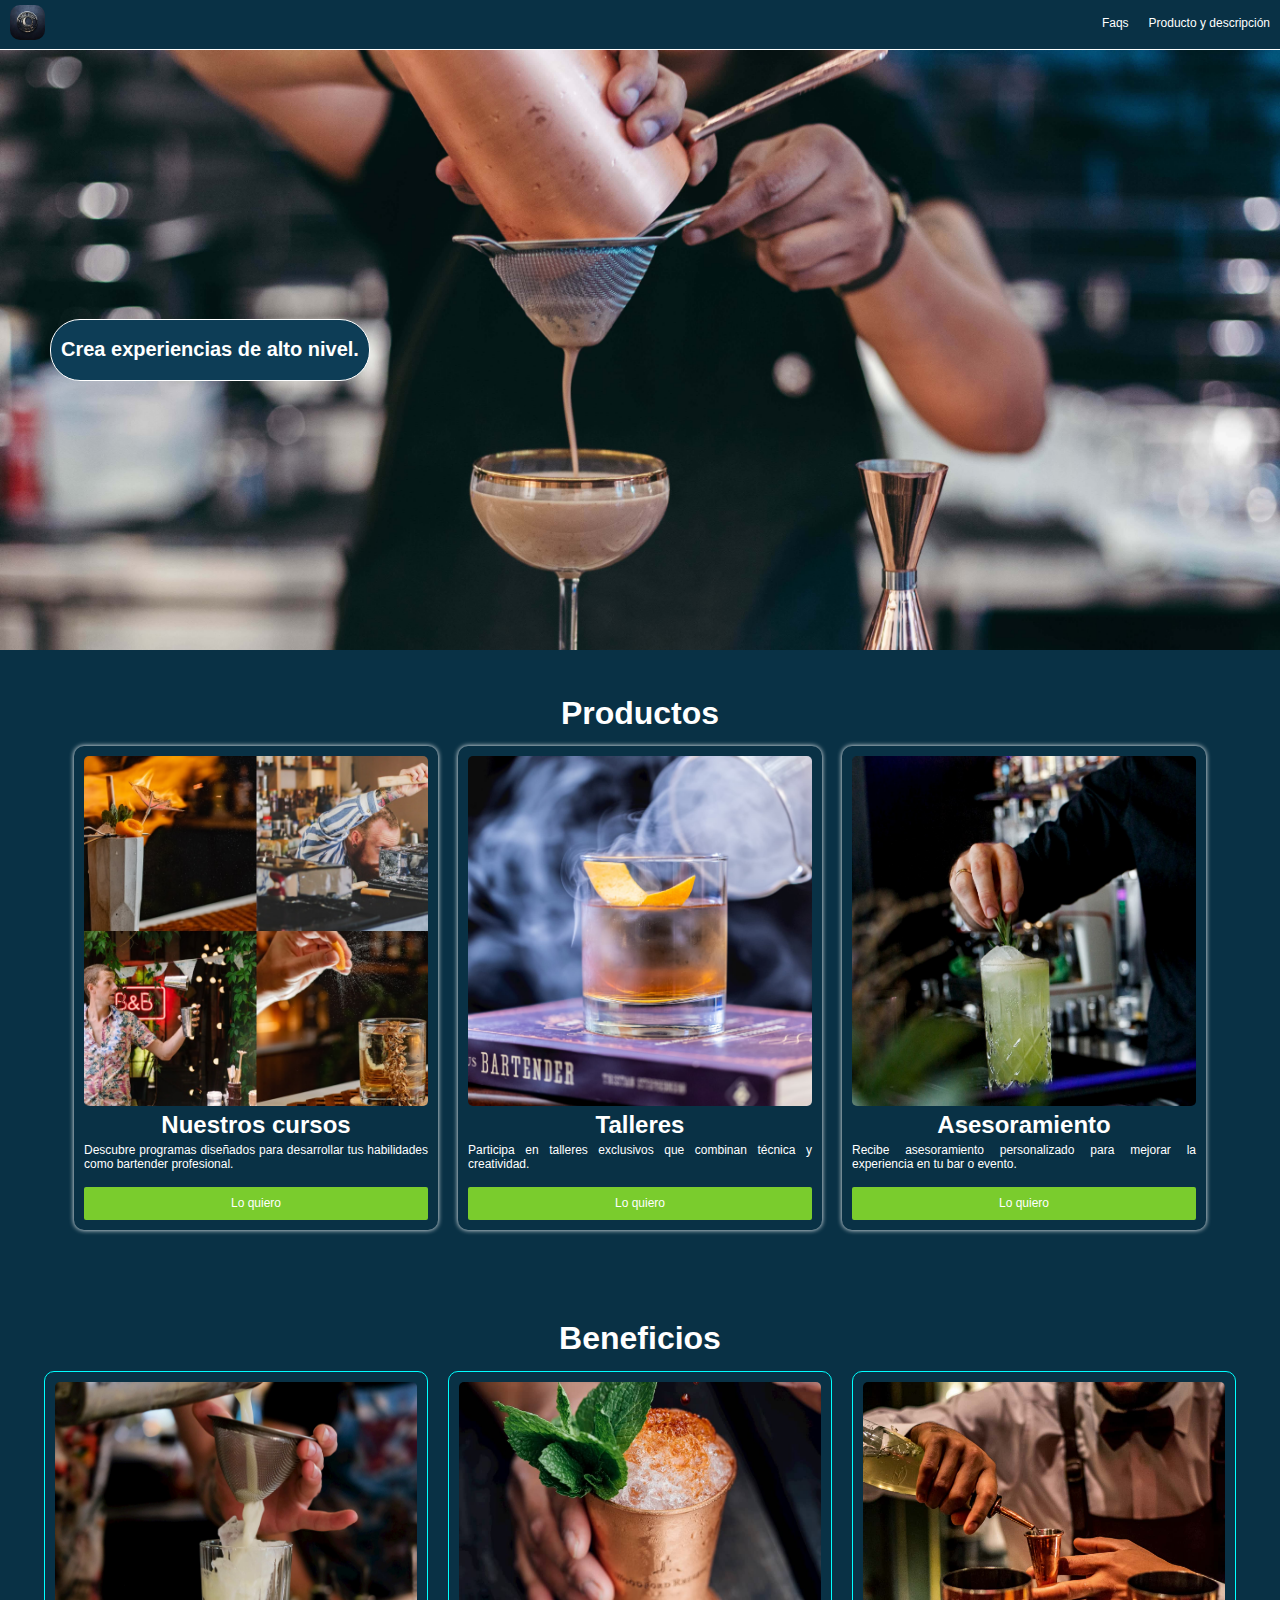
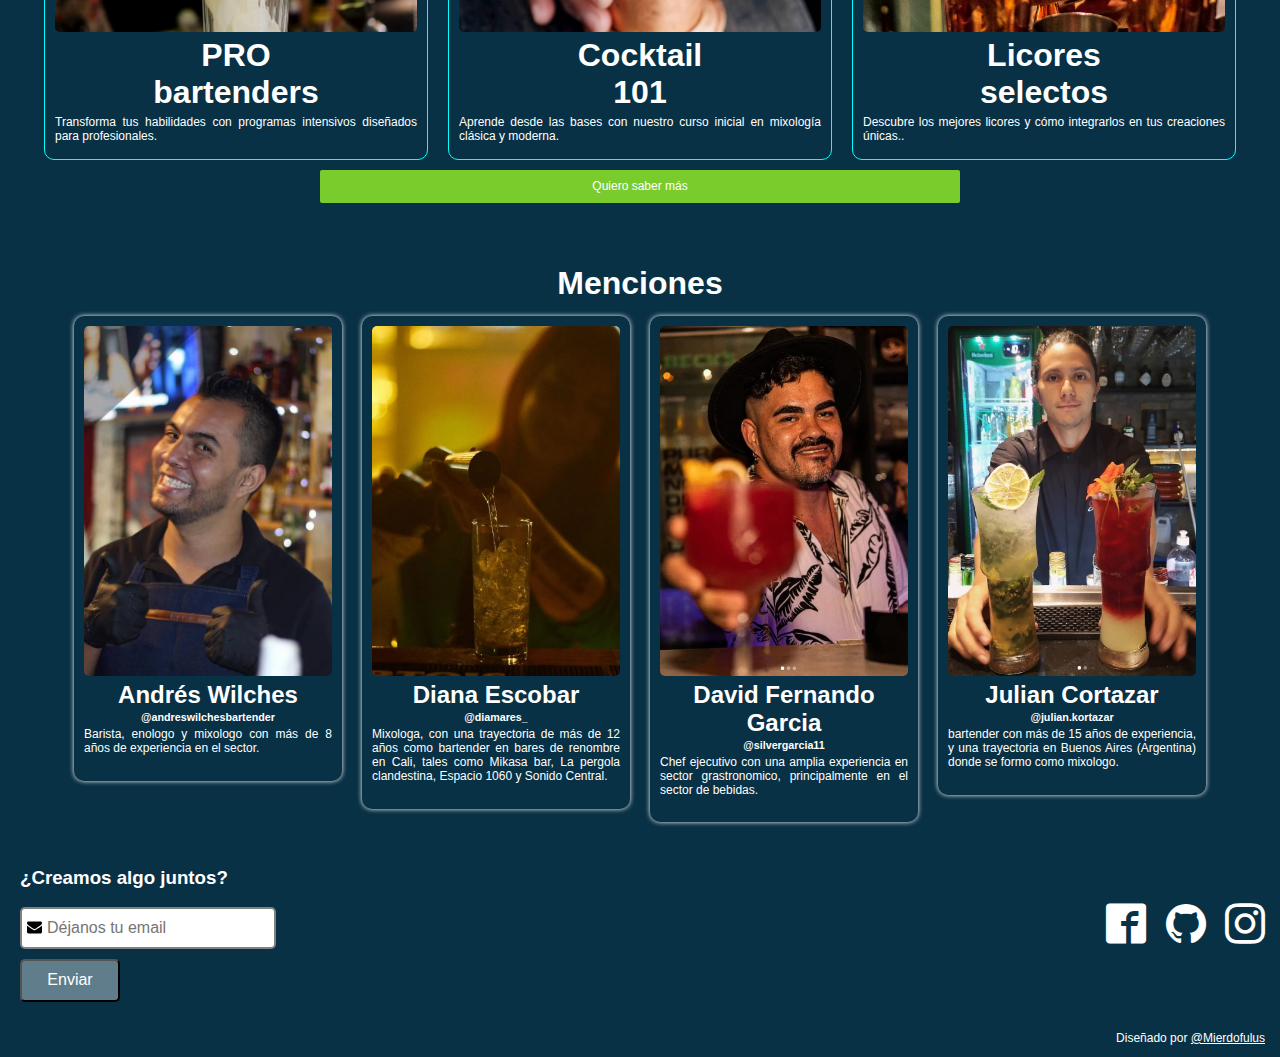
<file: index.html>
<!DOCTYPE html>
<html lang="es" dir="ltr">
  <head>
    <meta charset="utf-8">
    <meta name="viewport" content="width=device-width, initial-scale=1.0">
    <meta http-equiv="X-UA-Compatible" content="ie=edge">
    <link rel="stylesheet" href="css//grid/grid.css">
    <link rel="stylesheet" href="css/animation/animation.css">
    <link rel="stylesheet" href="css/normalize/normalize.css">
    <link rel="stylesheet" href="css/style/estilos.css">
    <link rel="stylesheet" href="css/mobile/mobile.css">
    <title>Loma´s Beirut Academy bar</title>
    <link rel="icon" type="image/png" href="assets/images/icon/logo.jpg" sizes="16x16" />
  </head>
  <body>
    <!-- navbar -->
  <nav class="fadeInDown">
    <div class="brand_image">
      <img id="logo" src="assets/images/icon/logo.jpg" alt="logo">
    </div>
    <div class="nav_options">
      <ul>
        <li><a href="pages/faqs/faqs.html">Faqs</a></li>
        <li><a href="pages/products/producto.html">Producto y descripción</a></li>
      </ul>
    </div>
  </nav>
    <!-- hero -->
    <section class="hero">
    <a href="#memorable-main">
    <div class="hero-text">
      <h1 id="h1-hero">Crea experiencias de alto nivel.</h1>
    </div>
    </a>
    </section> 
    <section id="memorable-main" class="memorable">
    <div class="menciones">
    <div class="men-title">
      <h1>Productos</h1>
    </div>
    <div class="men-products">
      <div class="men-product fadeInUp">
        <div class="men-content">
           <div class="men-img-content">
             <img class="men-imagen" src="assets/images/benefits/Course.jpg" alt="">
           </div>
          <h2>Nuestros cursos</h2>
          <p>Descubre programas diseñados para desarrollar tus habilidades como bartender profesional.</p>
          <a href="pages/course/course.html"><button class="main-button">Lo quiero</button></a>
        </div>
      </div>
      <div class="men-product fadeInUp">
        <div class="men-content">
           <div class="men-img-content">
             <img class="men-imagen" src="assets/images/hero/humo.jpg" alt="">
           </div>
          <h2>Talleres</h2>
          <p>Participa en talleres exclusivos que combinan técnica y creatividad.</p>
          <a href="pages/workshops/workshops.html"><button class="main-button">Lo quiero</button></a>
        </div>
      </div>
      <div class="men-product fadeInUp">
        <div class="men-content">
           <div class="men-img-content">
             <img class="men-imagen" src="assets/images/hero/hero3.jpg" alt="">
           </div>
          <h2>Asesoramiento</h2>
          <p>Recibe asesoramiento personalizado para mejorar la experiencia en tu bar o evento.</p>
          <a href="pages/advice/advice.html"><button class="main-button">Lo quiero</button></a>
        </div>
      </div>
    </div>
    </section>

    <!-- beneficios -->
    <section class="benefits">
    <div class="beneficios">
    <div class="bene-title">
      <h1>Beneficios</h1>
    </div>
    <div class="bene-products">
      <div class="bene-product fadeInUp">
        <div class="bene-content">
           <div class="bene-img-content">
             <img class="bene-imagen" src="assets/images/benefits/curso.jpg" alt="">
           </div>
          <h1>PRO<br>bartenders</h1>
          <p>Transforma tus habilidades con programas intensivos diseñados para profesionales.</p>
        </div>
      </div>
      <div class="bene-product fadeInUp">
        <div class="bene-content">
           <div class="bene-img-content">
             <img class="bene-imagen" src="assets/images/benefits/talleres.jpg" alt="">
           </div>
          <h1>Cocktail<br>101</h1>
          <p>Aprende desde las bases con nuestro curso inicial en mixología clásica y moderna.</p>
        </div>
      </div>
      <div class="bene-product fadeInUp">
        <div class="bene-content">
           <div class="bene-img-content">
             <img class="bene-imagen" src="assets/images/benefits/asesor.jpg" alt="">
           </div>
          <h1>Licores<br>selectos</h1>
          <p>Descubre los mejores licores y cómo integrarlos en tus creaciones únicas..</p>
        </div>
      </div>
    </div>
    <a href="pages/products/producto.html"><button class="main-button-bene">Quiero saber más</button></a>
  </div>
  </section>
    <!-- menciones -->
    <section class="memorable">
    <div class="menciones">
    <div class="men-title">
      <h1>Menciones</h1>
    </div>
    <div class="men-products-down">
      <div class="men-product-down">
        <div class="men-content">
           <div class="men-img-content">
             <img class="men-imagen" src="assets/images/mentions/exp1.jpg" alt="">
           </div>
          <h2>Andrés Wilches</h2>
          <h6>@andreswilchesbartender</h6>
          <p>Barista, enologo y mixologo con más de 8 años de experiencia en el sector.</p>
        </div>
      </div>
      <div class="men-product-down">
        <div class="men-content">
           <div class="men-img-content">
             <img class="men-imagen" src="assets/images/mentions/exp2.jpg" alt="">
           </div>
          <h2>Diana Escobar</h2>
          <h6>@diamares_</h6>
          <p>Mixologa, con una trayectoria de más de 12 años como bartender en bares de renombre en Cali, 
            tales como Mikasa bar, La pergola clandestina, Espacio 1060 y Sonido Central. </p>
        </div>
      </div>
      <div class="men-product-down">
        <div class="men-content">
           <div class="men-img-content">
             <img class="men-imagen" src="assets/images/mentions/exp3.jpg" alt="">
           </div>
          <h2>David Fernando Garcia</h2>
          <h6>@silvergarcia11</h6>
          <p>Chef ejecutivo con una amplia experiencia en sector grastronomico, principalmente en el sector de bebidas.</p>
        </div>
      </div>
      <div class="men-product-down">
        <div class="men-content">
           <div class="men-img-content">
             <img class="men-imagen" src="assets/images/mentions/exp4.jpg" alt="">
           </div>
          <h2>Julian Cortazar</h2>
          <h6>@julian.kortazar</h6>
          <p>bartender con más de 15 años de experiencia, y una trayectoria en Buenos Aires (Argentina) donde se formo como mixologo.</p>
        </div>
      </div>
      </div>
    </div>
    </section>
    <!-- form -->
    <section id="contacto" class="contact">
      <form action="/suscripcion/" class="form-email">
        <h3>¿Creamos algo juntos?</h3>
        <input type="text" placeholder="Déjanos tu email" id="email">
        <button>Enviar</button>
      </form>
      <div class="social">
        <a href="https://www.facebook.com/andres.wilches" class="icon-facebook"></a>
        <a href="https://github.com/Mierdofulus" class="icon-github"></a>
        <a href="https://www.instagram.com/andreswilchesbartender/" class="icon-instagram"></a>
      </div>
    </section>

    <!-- footer -->
    <footer>
      <div>
        <p>
          Diseñado por <a href="https://github.com/Mierdofulus" target="_blank">@Mierdofulus
        </p>
      </div>
    </footer>


  <!-- <script src="scripts/script.js"></script> -->
  </body>
</html>
</file>
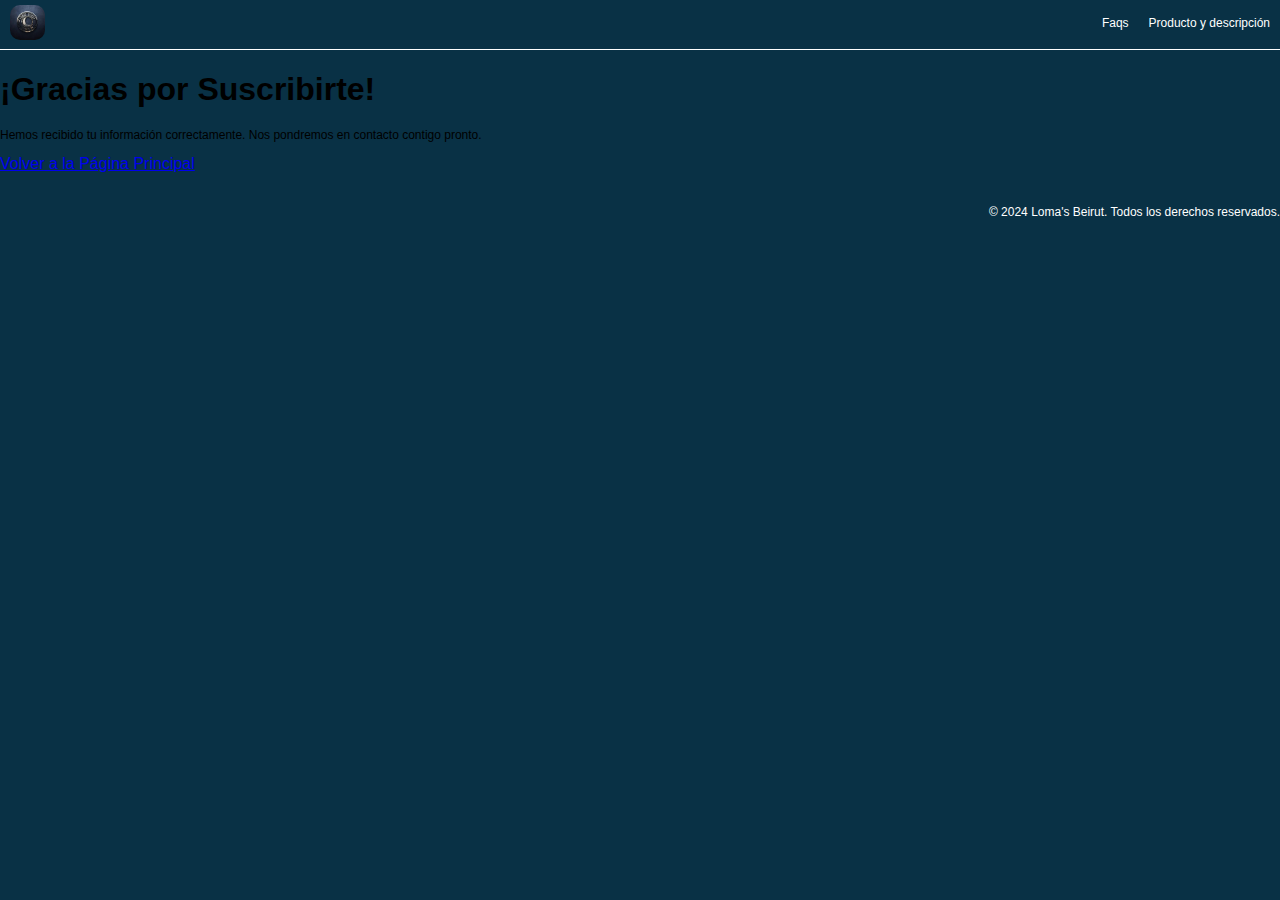
<file: gracias.html>
<!DOCTYPE html>
<html lang="es">

<head>
    <meta charset="UTF-8">
    <meta name="viewport" content="width=device-width, initial-scale=1.0">
    <title>Gracias por Suscribirte</title>
    <link rel="stylesheet" href="css//grid/grid.css">
    <link rel="stylesheet" href="css/animation/animation.css">
    <link rel="stylesheet" href="css/normalize/normalize.css">
    <link rel="stylesheet" href="css/style/estilos.css">
    <link rel="stylesheet" href="css/mobile/mobile.css">
    <title>Loma´s Beirut Academy bar</title>
    <link rel="icon" type="image/png" href="assets/images/icon/logo.jpg" sizes="16x16" />
</head>
<body>
    <nav class="fadeInDown">
        <div class="brand_image">
          <img id="logo" src="assets/images/icon/logo.jpg" alt="logo">
        </div>
        <div class="nav_options">
          <ul>
            <li><a href="pages/faqs/faqs.html">Faqs</a></li>
            <li><a href="pages/products/producto.html">Producto y descripción</a></li>
          </ul>
        </div>
      </nav>
    <header>
        <h1>¡Gracias por Suscribirte!</h1>
    </header>
    <main>
        <p>Hemos recibido tu información correctamente. Nos pondremos en contacto contigo pronto.</p>
        <a href="index.html">Volver a la Página Principal</a>
    </main>
    <footer>
        <p>&copy; 2024 Loma's Beirut. Todos los derechos reservados.</p>
    </footer>
</body>

</html>
</file>
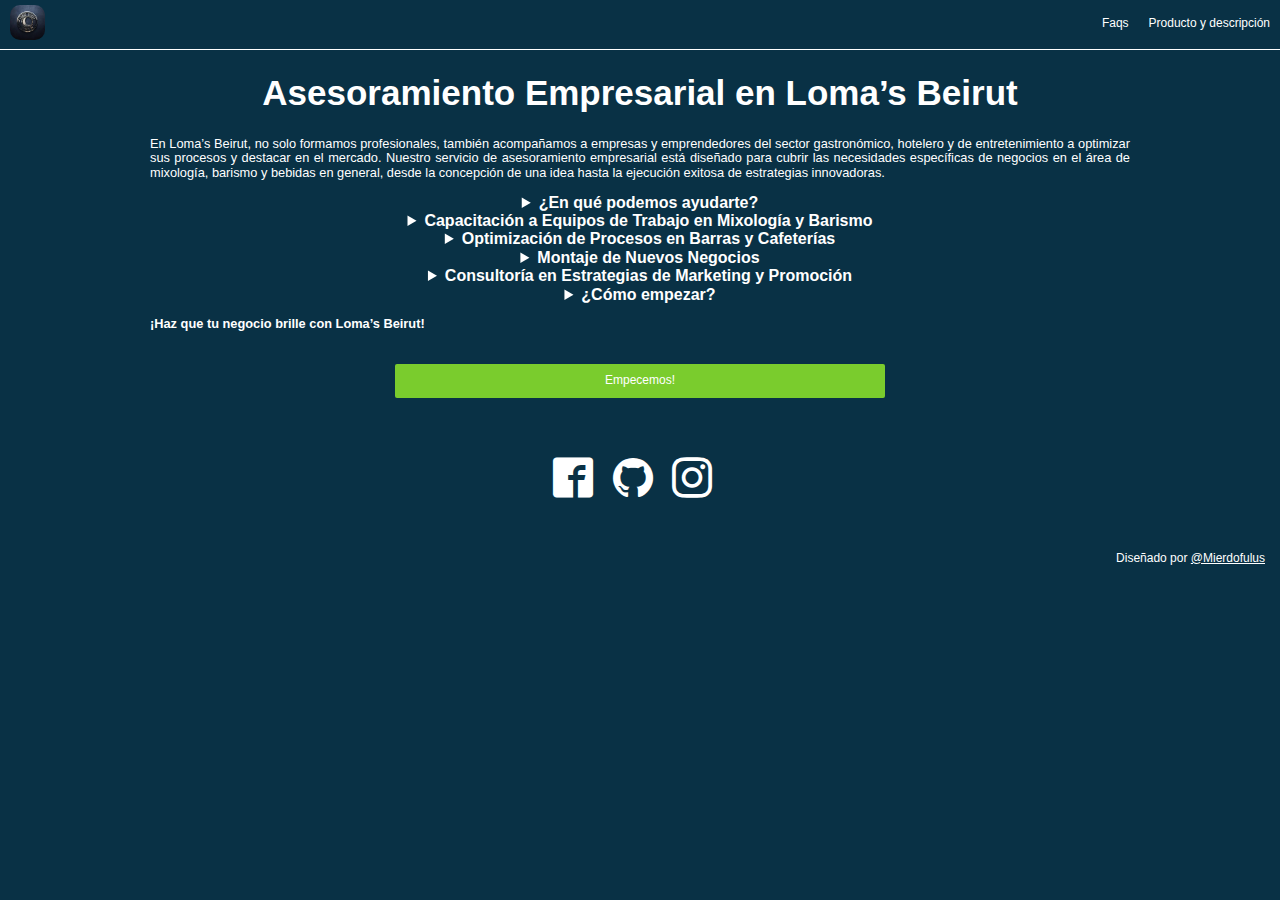
<file: pages/advice/advice.html>
<!DOCTYPE html>
<html lang="es" dir="ltr">

<head>
  <meta charset="utf-8">
  <meta name="viewport" content="width=device-width, initial-scale=1.0">
  <meta http-equiv="X-UA-Compatible" content="ie=edge">
  <link rel="stylesheet" href="../../css/grid/grid.css">
  <link rel="stylesheet" href="../../css/animation/animation.css">
  <link rel="stylesheet" href="../../css/normalize/normalize.css">
  <link rel="stylesheet" href="../../css/style/estilos.css">
  <link rel="stylesheet" href="../../css/mobile/mobile.css">
  <title>Loma´s Beirut Academy bar</title>
  <link rel="icon" type="image/png" href="../../assets/images/icon/logo.jpg" sizes="16x16" />
</head>

<body>
  <!-- navbar -->
  <nav class="fadeInDown">
    <div class="brand_image">
      <a href="../../index.html"><img id="logo" src="../../assets/images/icon/logo.jpg" alt="logo"></a>
    </div>
    <div class="nav_options">
      <ul>
        <li><a href="../faqs/faqs.html">Faqs</a></li>
        <li><a href="../products/producto.html">Producto y descripción</a></li>
      </ul>
    </div>
  </nav>

  <main>
    <section class="blogpost-main-container">
      <div class="grid-container">
        <article>
          <h1><strong>Asesoramiento Empresarial en Loma’s Beirut</strong></h1>
          <p>
            En Loma’s Beirut, no solo formamos profesionales, también acompañamos a empresas y emprendedores del sector
            gastronómico, hotelero y de entretenimiento a optimizar sus procesos y destacar en el mercado. Nuestro
            servicio
            de asesoramiento empresarial está diseñado para cubrir las necesidades específicas de negocios en el área de
            mixología, barismo y bebidas en general, desde la concepción de una idea hasta la ejecución exitosa de
            estrategias
            innovadoras.
          </p>

          <details>
            <summary><strong>¿En qué podemos ayudarte?</strong></summary>
            <p>
              Ayudamos a crear una carta de bebidas única y atractiva que se adapte al estilo y personalidad de tu
              negocio.
              Nos aseguramos de que tus opciones resalten por su creatividad, sabor y presentación.
            </p>
            <h3>Lo que ofrecemos:</h3>
            <ul>
              <li>Selección de bebidas que se alineen con tu público objetivo.</li>
              <li>Propuesta de cócteles de autor exclusivos para tu marca.</li>
              <li>Optimización de costos por bebida para mejorar la rentabilidad.</li>
              <li>Uso de herramientas de barra y manejo de insumos.</li>
              <li>Capacitación a tu equipo en la preparación y presentación de cada bebida de la carta.</li>
            </ul>
          </details>

          <details>
            <summary><strong>Capacitación a Equipos de Trabajo en Mixología y Barismo</strong></summary>
            <p>
              Brindamos formación especializada a tu equipo de trabajo para que adopte estándares de calidad en la
              preparación y servicio de bebidas y café.
            </p>
            <h3>Lo que ofrecemos:</h3>
            <ul>
              <li>Entrenamiento en técnicas de coctelería clásica, moderna y de autor.</li>
              <li>Formación en barismo profesional: extracción, arte latte y manejo de máquinas.</li>
              <li>Servicio al cliente enfocado en la barra: comunicación, carisma y manejo de tiempos.</li>
              <li>Adaptación a las tendencias actuales del mercado.</li>
              <li>Certificación para tu equipo tras completar la capacitación.</li>
            </ul>
          </details>

          <details>
            <summary><strong>Optimización de Procesos en Barras y Cafeterías</strong></summary>
            <p>
              Evaluamos y mejoramos la eficiencia operativa de tu barra o cafetería para maximizar la productividad,
              reducir costos y mejorar la experiencia del cliente.
            </p>
            <h3>Lo que ofrecemos:</h3>
            <ul>
              <li>Análisis del flujo de trabajo y sugerencias para optimización.</li>
              <li>Diseño de layout (distribución) funcional y ergonómico en la barra o cafetería.</li>
              <li>Capacitación en control de inventarios para reducir desperdicios.</li>
              <li>Estrategias de estandarización en preparación y servicio.</li>
              <li>Implementación de sistemas de pedidos y facturación integrados.</li>
            </ul>
          </details>

          <details>
            <summary><strong>Montaje de Nuevos Negocios</strong></summary>
            <p>
              Si estás pensando en abrir un bar, cafetería o lounge, te acompañamos en cada paso del proceso, desde la
              idea inicial hasta la apertura. Nuestro equipo te brindará asesoría técnica y creativa para que tu negocio
              sea
              un éxito desde el principio.
            </p>
            <h3>Lo que ofrecemos:</h3>
            <ul>
              <li>Análisis de mercado y tendencias del sector.</li>
              <li>Desarrollo del concepto y diseño de marca.</li>
              <li>Equipamiento: asesoría en la compra de máquinas, utensilios y mobiliario.</li>
              <li>Creación de la oferta gastronómica y de bebidas.</li>
              <li>Capacitación inicial para el personal y gerencia.</li>
              <li>Acompañamiento en los primeros meses de operación.</li>
            </ul>
          </details>

          <details>
            <summary><strong>Consultoría en Estrategias de Marketing y Promoción</strong></summary>
            <p>
              Ayudamos a posicionar tu negocio en el mercado a través de estrategias de marketing que capten la atención
              de tus clientes y los fidelicen.
            </p>
            <h3>Lo que ofrecemos:</h3>
            <ul>
              <li>Estrategias para lanzar nuevas bebidas y promociones.</li>
              <li>Uso de redes sociales: diseño de contenido visual y campañas digitales.</li>
              <li>Organización de eventos temáticos y promociones exclusivas.</li>
              <li>Diseño de experiencias personalizadas para clientes VIP.</li>
              <li>Análisis de resultados y ajustes para maximizar el impacto.</li>
            </ul>
          </details>

          <details>
            <summary><strong>¿Cómo empezar?</strong></summary>
            <ul>
              <li>Contáctanos al <a href="tel:+573207300740">3207300740</a>.</li>
              <li>Visítanos en nuestra sede: <a href="https://maps.app.goo.gl/EczbBkXRQo7UCZVM6" target="_blank">Carrera
                  8 # 8-82, Barrio Uribe, Yumbo</a>.</li>
              <li>Agendaremos una reunión para conocer tu negocio y tus necesidades.</li>
              <li>Diseñaremos un plan de acción personalizado.</li>
              <li>Implementaremos las soluciones y haremos seguimiento para garantizar los resultados.</li>
            </ul>
          </details>

          <p><strong>¡Haz que tu negocio brille con Loma’s Beirut!</strong></p>

        </article>
        <a href="../subscription/subscription.html"><button class="main-button-action">Empecemos!</button></a>
      </div>
    </section>

    </section>
  </main>
  </div>


  <div class="social-venta">
    <a href="https://www.facebook.com/andres.wilches" class="icon-facebook"></a>
    <a href="https://github.com/Mierdofulus" class="icon-github"></a>
    <a href="https://www.instagram.com/andreswilchesbartender/" class="icon-instagram"></a>
  </div>
  <!-- footer -->
  <footer>

    <div>
      <p>
        Diseñado por <a href="https://github.com/Mierdofulus" target="_blank">@Mierdofulus
      </p>
    </div>
  </footer>


  <!-- <script src="scripts/script.js"></script> -->
</body>

</html>
</file>
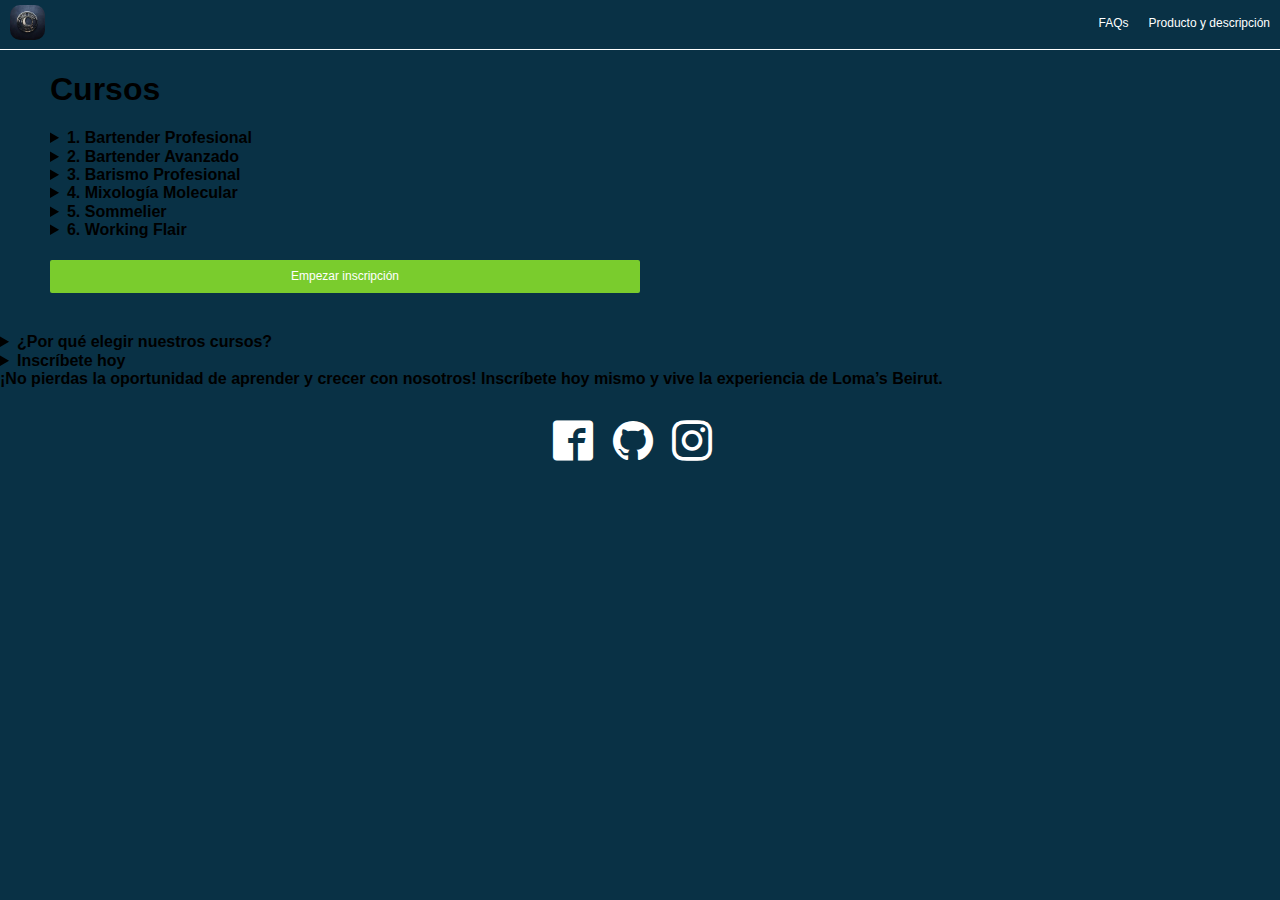
<file: pages/course/course.html>
<!DOCTYPE html>
<html lang="es" dir="ltr">

<head>
  <meta charset="utf-8">
  <meta name="viewport" content="width=device-width, initial-scale=1.0">
  <meta http-equiv="X-UA-Compatible" content="ie=edge">
  <link rel="stylesheet" href="../../css/grid/grid.css">
  <link rel="stylesheet" href="../../css/animation/animation.css">
  <link rel="stylesheet" href="../../css/normalize/normalize.css">
  <link rel="stylesheet" href="../../css/style/estilos.css">
  <link rel="stylesheet" href="../../css/mobile/mobile.css">
  <title>Cursos - Loma's Beirut Academy</title>
  <link rel="icon" type="image/png" href="../../assets/images/icon/logo.jpg" sizes="16x16" />
</head>

<body>
  <!-- Navbar -->
  <nav class="fadeInDown">
    <div class="brand_image">
      <a href="../../index.html"><img id="logo" src="../../assets/images/icon/logo.jpg" alt="Logotipo de Loma's Beirut"></a>
    </div>
    <div class="nav_options">
      <ul>
        <li><a href="../faqs/faqs.html">FAQs</a></li>
        <li><a href="../products/producto.html">Producto y descripción</a></li>
      </ul>
    </div>
  </nav>

  <!-- Contenido principal -->
  <main>
    <section class="blogpost-main-container">
      <h1>Cursos</h1>

      <!-- Curso 1 -->
      <details>
        <summary><strong>1. Bartender Profesional</strong></summary>
        <p>Este curso es ideal para quienes desean iniciar su carrera como bartenders. Aprenderás las bases de la
          coctelería clásica y cómo brindar una experiencia de alta calidad a tus clientes.</p>
        <ul>
          <li>Historia y fundamentos de la coctelería</li>
          <li>Tipos de bebidas alcohólicas y no alcohólicas</li>
          <li>Técnicas básicas de preparación de cócteles</li>
          <li>Uso de herramientas de barra y manejo de insumos</li>
          <li>Servicio al cliente y etiqueta en la barra</li>
        </ul>
        <p><strong>Duración:</strong> 2 meses (48 horas)</p>
        <p><strong>Certificación:</strong> Diploma de Bartender Profesional avalado por Loma's Beirut</p>
      </details>

      <!-- Curso 2 -->
      <details>
        <summary><strong>2. Bartender Avanzado</strong></summary>
        <p>Dirigido a bartenders con experiencia básica que desean perfeccionar sus habilidades y crear cocteles de
          autor.</p>
        <ul>
          <li>Coctelería de autor: creación de recetas únicas</li>
          <li>Técnicas avanzadas: flameado, infusiones y ahumado</li>
          <li>Presentación y decoración de bebidas</li>
          <li>Manejo de inventarios y optimización de recursos</li>
          <li>Gestión de la barra en eventos de alto nivel</li>
        </ul>
        <p><strong>Duración:</strong> 2 meses (48 horas)</p>
        <p><strong>Certificación:</strong> Diploma de Bartender Avanzado</p>
      </details>

      <!-- Curso 3 -->
      <details>
        <summary><strong>3. Barismo Profesional</strong></summary>
        <p>Conviértete en un experto en el arte de preparar y servir café de especialidad, desde el cultivo del grano
          hasta la extracción perfecta.</p>
        <ul>
          <li>Historia y cultura del café</li>
          <li>Métodos de extracción: espresso, filtrados, prensa francesa, entre otros</li>
          <li>Uso y mantenimiento de máquinas de café</li>
          <li>Arte latte: técnicas básicas y avanzadas</li>
          <li>Cata y evaluación de perfiles de sabor</li>
        </ul>
        <p><strong>Duración:</strong> 3 meses (72 horas)</p>
        <p><strong>Certificación:</strong> Diploma en Barismo Profesional</p>
      </details>

      <!-- Curso 4 -->
      <details>
        <summary><strong>4. Mixología Molecular</strong></summary>
        <p>Explora la ciencia detrás de la coctelería moderna y aprende a sorprender a tus clientes con técnicas
          innovadoras.</p>
        <ul>
          <li>Introducción a la mixología molecular</li>
          <li>Uso de gelificantes, espumas y esferificaciones</li>
          <li>Técnicas de nitrógeno líquido</li>
          <li>Combinación de sabores y texturas</li>
          <li>Diseño de cocteles futuristas y temáticos</li>
        </ul>
        <p><strong>Duración:</strong> 1 mes (32 horas)</p>
        <p><strong>Certificación:</strong> Diploma en Mixología Molecular</p>
      </details>

      <!-- Curso 5 -->
      <details>
        <summary><strong>5. Sommelier</strong></summary>
        <p>Aprende a evaluar, seleccionar y recomendar vinos con criterio profesional.</p>
        <ul>
          <li>Historia y regiones vitivinícolas</li>
          <li>Proceso de elaboración del vino</li>
          <li>Técnicas de cata y evaluación sensorial</li>
          <li>Maridaje: cómo combinar vinos con alimentos</li>
          <li>Gestión de bodegas y asesoramiento al cliente</li>
        </ul>
        <p><strong>Duración:</strong> 3 meses (72 horas)</p>
        <p><strong>Certificación:</strong> Diploma en Sommelería</p>
      </details>

      <!-- Curso 6 -->
      <details>
        <summary><strong>6. Working Flair</strong></summary>
        <p>Este curso combina habilidades técnicas de bartending con movimientos espectaculares para brindar un show
          único detrás de la barra.</p>
        <ul>
          <li>ntroducción al flair bartending.</li>
          <li>Técnicas seguras para principiantes.</li>
          <li>Movimientos avanzados: botellas, cocteleras y utensilios</li>
          <li>Integración del flair en el servicio de bebidas.</li>
          <li>Práctica para competencias y shows.</li>
        </ul>
        <p><strong>Duración:</strong> 1 mes (40 horas).</p>
        <p><strong>Certificación:</strong> Diploma en Working Flair.</p>
      </details>


      <!-- Botón -->
      <a href="../subscription/subscription.html"><button class="main-button-action">Empezar inscripción</button></a>
    </section>
  </main>

  <!-- Footer -->
  <details>
    <summary><strong>¿Por qué elegir nuestros cursos?</strong></summary>
    <ul>
      <li><strong>1. Enfoque práctico:</strong> Más del 70% del tiempo de clase está destinado a prácticas reales.</li>
      <li><strong>2. Docentes calificados:</strong> Nuestros instructores son profesionales activos con experiencia
        nacional e internacional.</li>
      <li><strong>3. Infraestructura moderna:</strong> Contamos con equipos de última tecnología y espacios que simulan
        un entorno laboral real.</li>
      <li><strong>4. Red de egresados:</strong> Facilidades para conectarte con oportunidades laborales en bares,
        cafeterías y restaurantes reconocidos.</li>
      <li><strong>5. Certificación reconocida:</strong> Todos nuestros diplomas están avalados por Loma’s Beirut, lo que
        garantiza tu preparación profesional.</li>
    </ul>
  </details>

  <details>
    <summary><strong>Inscríbete hoy</strong></summary>
    ¡Da el primer paso hacia una carrera llena de creatividad y oportunidades! Conviértete en un profesional destacado
    en el mundo de la mixología y el barismo con Loma’s Beirut.
    <ul>
      <li>Grupos reducidos: Para garantizar atención personalizada.</li>
      <li>Instructores expertos: Profesionales reconocidos en el sector de la mixología y el barismo.</li>
      <li>Certificación: Recibe un diploma que avala tu participación y conocimientos adquiridos.</li>
      <li>Material incluido: Proveemos todos los insumos y herramientas necesarias.</li>
    </ul>
  </details>
  <summary><strong>¡No pierdas la oportunidad de aprender y crecer con nosotros! Inscríbete hoy mismo y vive la
      experiencia de
      Loma’s Beirut.</strong></summary>
  </p>
  </ul>
  </article>
  <!-- Botón -->

  <div class="social-venta">
    <a href="https://www.facebook.com/andres.wilches" class="icon-facebook"></a>
    <a href="https://github.com/Mierdofulus" class="icon-github"></a>
    <a href="https://www.instagram.com/andreswilchesbartender/" class="icon-instagram"></a>
  </div>
  <!-- footer -->
  <footer>
</file>
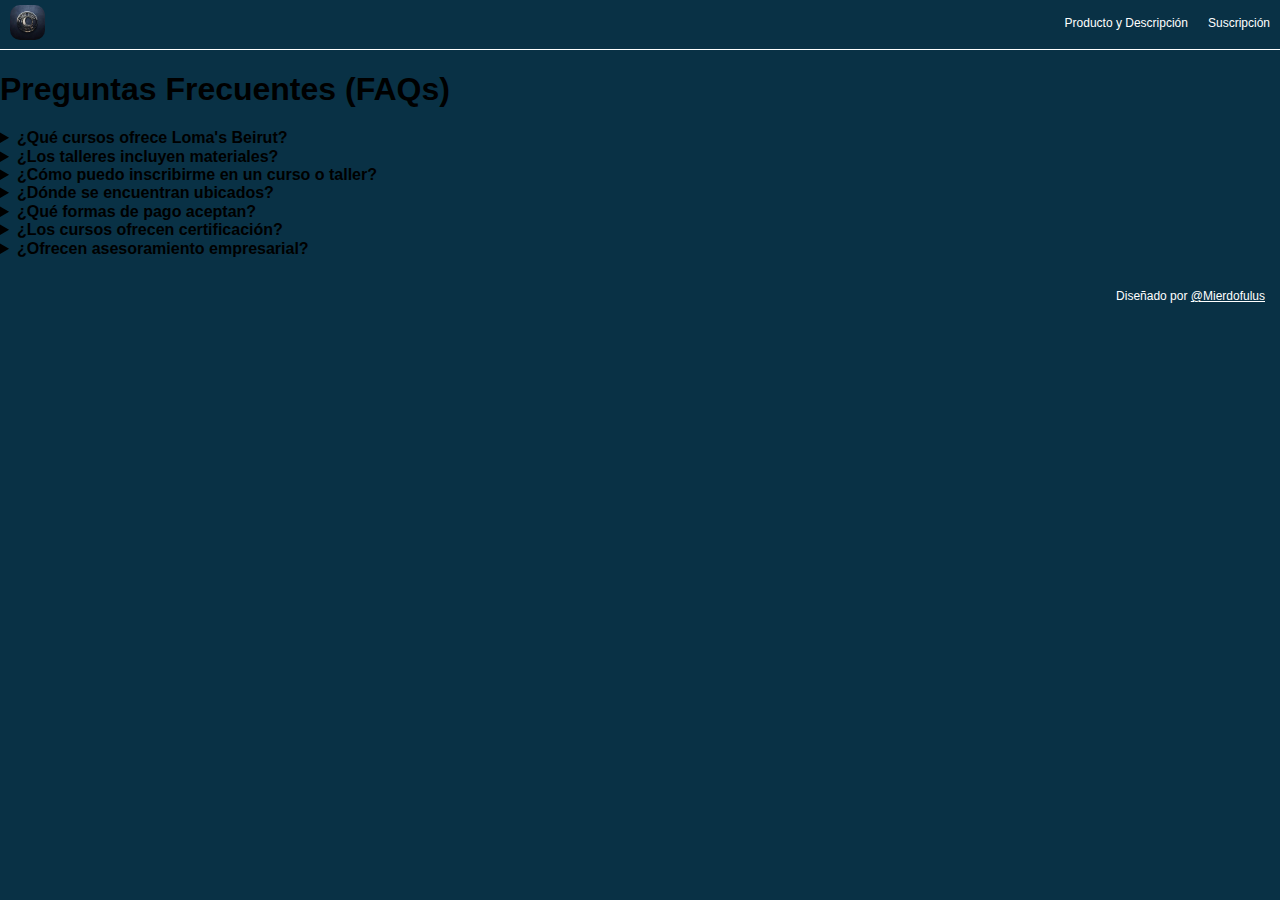
<file: pages/faqs/faqs.html>
<!DOCTYPE html>
<html lang="es" dir="ltr">

<head>
  <meta charset="utf-8">
  <meta name="viewport" content="width=device-width, initial-scale=1.0">
  <meta http-equiv="X-UA-Compatible" content="ie=edge">
  <meta name="description" content="Preguntas frecuentes sobre Loma's Beirut: Información sobre cursos, talleres, asesorías y más.">
  <link rel="stylesheet" href="../../css/grid/grid.css">
  <link rel="stylesheet" href="../../css/animation/animation.css">
  <link rel="stylesheet" href="../../css/normalize/normalize.css">
  <link rel="stylesheet" href="../../css/style/estilos.css">
  <link rel="stylesheet" href="../../css/mobile/mobile.css">
  <title>Preguntas Frecuentes - Loma's Beirut</title>
  <link rel="icon" type="image/png" href="../../assets/images/icon/logo.jpg" sizes="16x16">
</head>

<body>
  <!-- Navbar -->
  <nav class="fadeInDown">
    <div class="brand_image">
      <a href="../../index.html"><img id="logo" src="../../assets/images/icon/logo.jpg" alt="Logotipo de Loma's Beirut"></a>
    </div>
    <div class="nav_options">
      <ul>
        <li><a href="../../pages/products/producto.html">Producto y Descripción</a></li>
        <li><a href="../subscription/subscription.html">Suscripción</a></li>
      </ul>
    </div>
  </nav>

  <!-- Contenido principal -->
  <main>
    <section class="container11">
      <h1 class="section-title">Preguntas Frecuentes (FAQs)</h1>
      <div class="faq-section">
        <!-- Pregunta 1 -->
        <details>
          <summary><strong>¿Qué cursos ofrece Loma's Beirut?</strong></summary>
          <p>Ofrecemos cursos en mixología, barismo, sommelier y técnicas avanzadas como mixología molecular y flair bartending.</p>
        </details>

        <!-- Pregunta 2 -->
        <details>
          <summary><strong>¿Los talleres incluyen materiales?</strong></summary>
          <p>Sí, todos nuestros talleres incluyen materiales como ingredientes, herramientas y guías prácticas para garantizar la mejor experiencia.</p>
        </details>

        <!-- Pregunta 3 -->
        <details>
          <summary><strong>¿Cómo puedo inscribirme en un curso o taller?</strong></summary>
          <p>Puedes inscribirte directamente desde nuestra página de productos, seleccionando el curso o taller que te interese, o contactándonos a través de nuestra página de contacto.</p>
        </details>

        <!-- Pregunta 4 -->
        <details>
          <summary><strong>¿Dónde se encuentran ubicados?</strong></summary>
          <p>Nuestra academia está ubicada en Carrera 8 #8-82, Barrio Uribe, Yumbo, Valle del Cauca, Colombia.</p>
        </details>

        <!-- Pregunta 5 -->
        <details>
          <summary><strong>¿Qué formas de pago aceptan?</strong></summary>
          <p>Aceptamos pagos a través de PayPal, transferencias bancarias y en efectivo directamente en nuestra sede.</p>
        </details>

        <!-- Pregunta 6 -->
        <details>
          <summary><strong>¿Los cursos ofrecen certificación?</strong></summary>
          <p>Sí, todos nuestros cursos y talleres incluyen certificaciones avaladas por Loma's Beirut.</p>
        </details>

        <!-- Pregunta 7 -->
        <details>
          <summary><strong>¿Ofrecen asesoramiento empresarial?</strong></summary>
          <p>Sí, contamos con servicios de consultoría para negocios del sector gastronómico, incluyendo diseño de cartas, optimización de procesos y estrategias de marketing.</p>
        </details>
      </div>
    </section>
  </main>

  <!-- Footer -->
  <footer>
    <div>
      <p>Diseñado por <a href="https://github.com/Mierdofulus" target="_blank">@Mierdofulus</a></p>
    </div>
  </footer>
</body>

</html>
</file>
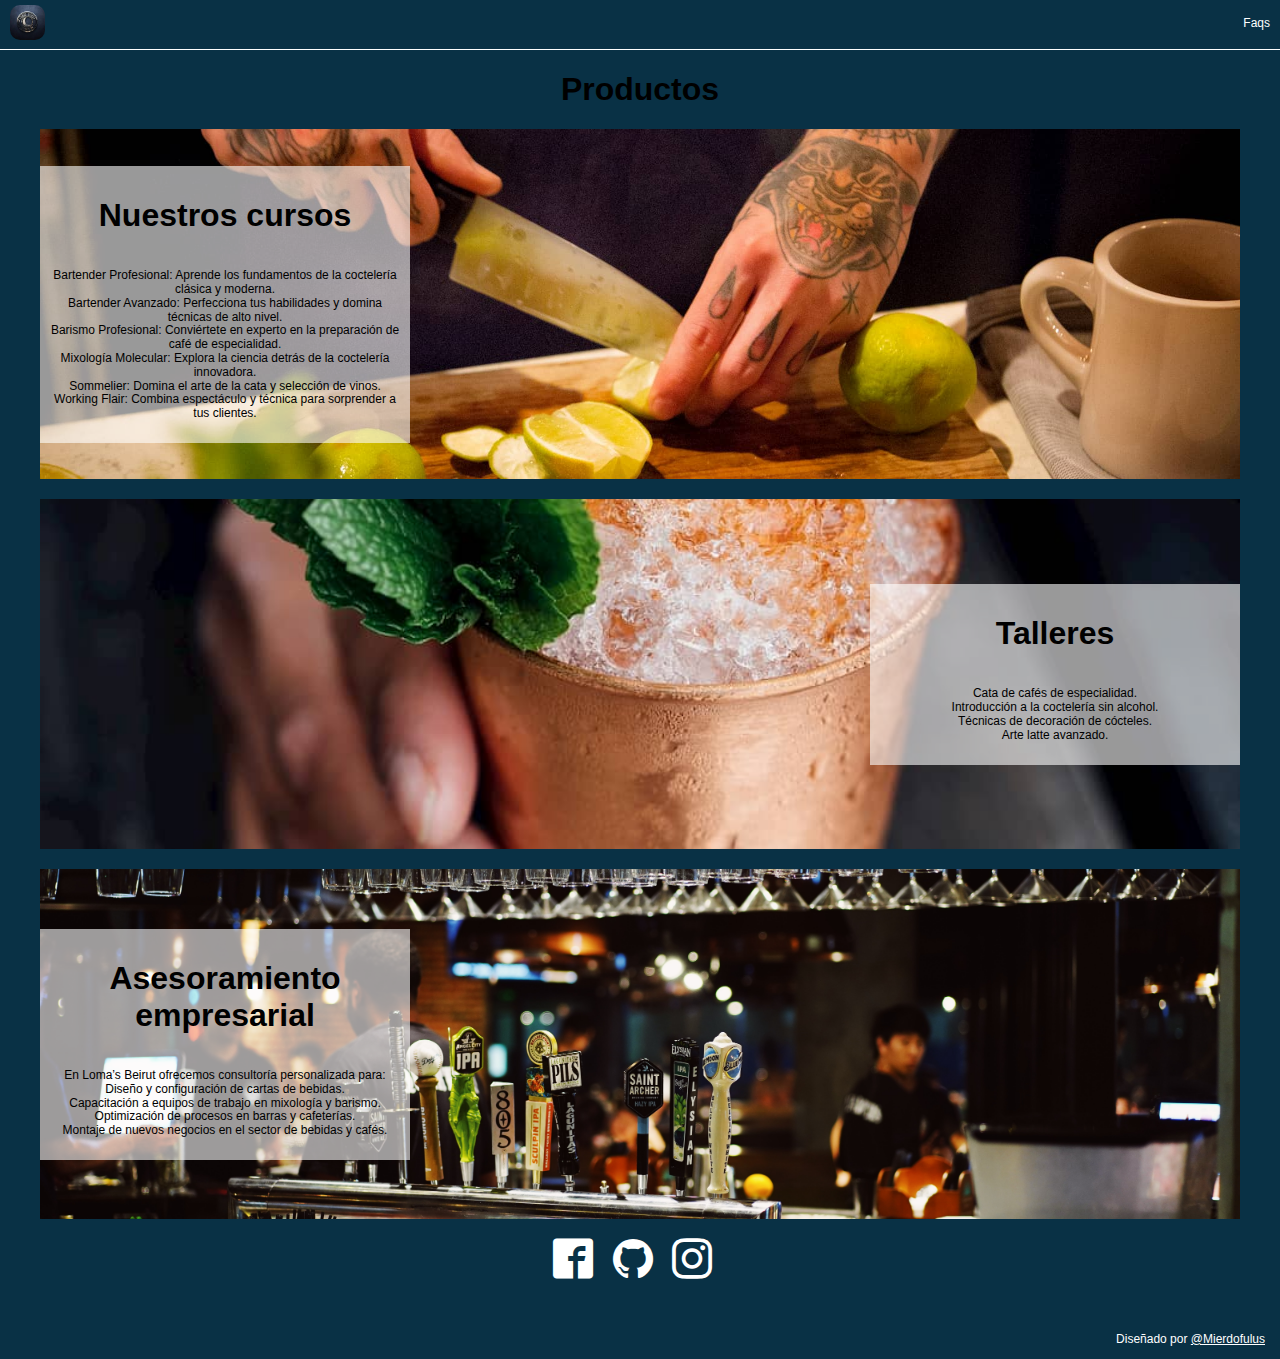
<file: pages/products/producto.html>
<!DOCTYPE html>
<html lang="es" dir="ltr">
  <head>
    <meta charset="utf-8">
    <meta name="viewport" content="width=device-width, initial-scale=1.0">
    <meta http-equiv="X-UA-Compatible" content="ie=edge">
    <link rel="stylesheet" href="../../css/grid/grid.css">
    <link rel="stylesheet" href="../../css/animation/animation.css">
    <link rel="stylesheet" href="../../css/normalize/normalize.css">
    <link rel="stylesheet" href="../../css/style/estilos.css">
    <link rel="stylesheet" href="../../css/mobile/mobile.css">
    <title>Loma´s Beirut Academy bar</title>
    <link rel="icon" type="image/png" href="../../assets/images/icon/logo.jpg" sizes="16x16" />
  </head>
  <body>
    <!-- navbar -->
  <nav class="fadeInDown">
    <div class="brand_image">
      <a href="../../index.html"><img id="logo" src="../../assets/images/icon/logo.jpg" alt="logo"></a>
    </div>
    <div class="nav_options">
      <ul>
        <li><a href="../faqs/faqs.html">Faqs</a></li>
        <!-- <li><a href="#">Producto y descripción</a></li> -->
      </ul>
    </div>
  </nav>

  <div class="container">
    <h1>Productos</h1>
    <a class="productos-a" href="../course/course.html">
    <div class="row1">
      <!-- <div class="p1i"><img class="row-img" src="imagenesfla/curso.jpg" alt=""></div> -->
      <div class="p1d">
        <h1><strong>Nuestros cursos</strong></h1>
        <p><br>Bartender Profesional: Aprende los fundamentos de la coctelería clásica y moderna.
        <br>Bartender Avanzado: Perfecciona tus habilidades y domina técnicas de alto nivel.
        <br>Barismo Profesional: Conviértete en experto en la preparación de café de especialidad.
        <br>Mixología Molecular: Explora la ciencia detrás de la coctelería innovadora.
        <br>Sommelier: Domina el arte de la cata y selección de vinos.
        <br>Working Flair: Combina espectáculo y técnica para sorprender a tus clientes.</br></p>
        </div>
    </div>
    </a>
    <a class="productos-a" href="../workshops/workshops.html">
    <div id="medio" class="row2">
      <div class="p2i">
        <h1><strong>Talleres</strong></h1>
        <p><br>Cata de cafés de especialidad.
          <br>Introducción a la coctelería sin alcohol.
          <br>Técnicas de decoración de cócteles.
          <br>Arte latte avanzado.</br></p>
      </div>
      <!-- <div class="p2d"><img class="row-img" src="imagenesfla/talleres.jpg" alt=""></div> -->
    </div>
    </a>
    <a class="productos-a" href="../../pages/advice/advice.html">
    <div class="row3">
      <!-- <div class="p1i"><img class="row-img" src="imagenesfla/asesor.jpg" alt=""></div> -->
      <div class="p1d">
        <h1><strong>Asesoramiento empresarial</strong></h1>
      <p><br>En Loma’s Beirut ofrecemos consultoría personalizada para:
      <br>Diseño y configuración de cartas de bebidas.
      <br>Capacitación a equipos de trabajo en mixología y barismo.
      <br>Optimización de procesos en barras y cafeterías.
      <br>Montaje de nuevos negocios en el sector de bebidas y cafés.</br></p>
      </div>
    </div>
  </div>
  </a>


  <div class="social-venta">
    <a href="https://www.facebook.com/andres.wilches" class="icon-facebook"></a>
    <a href="https://github.com/Mierdofulus" class="icon-github"></a>
    <a href="https://www.instagram.com/andreswilchesbartender/" class="icon-instagram"></a>
  </div>
    <!-- footer -->
    <footer>
            <div>
        <p>
          Diseñado por <a href="https://github.com/Mierdofulus" target="_blank">@Mierdofulus
        </p>
      </div>
    </footer>


  <!-- <script src="scripts/script.js"></script> -->
  </body>
</html>
</file>
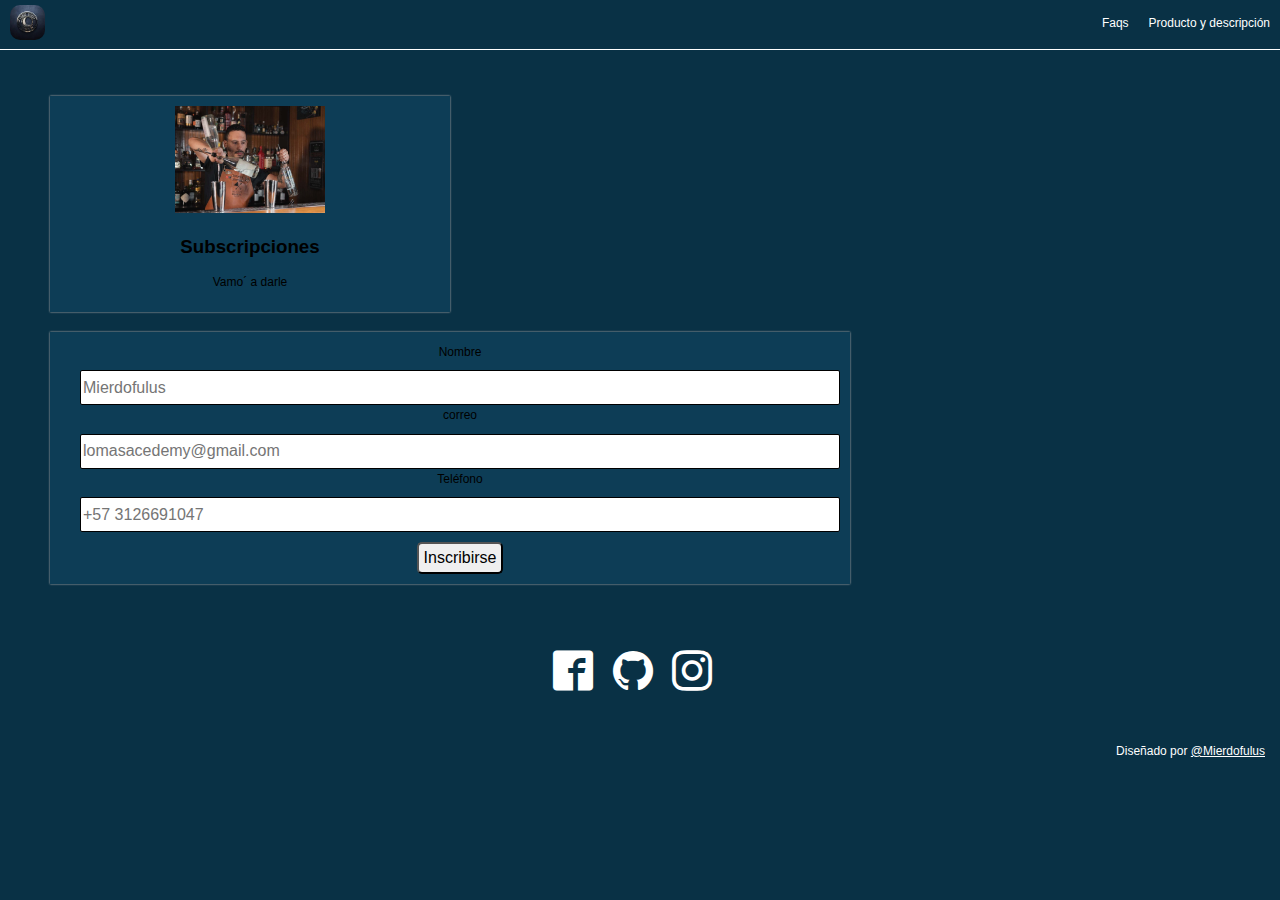
<file: pages/subscription/subscription.html>
<!DOCTYPE html>
<html lang="es" dir="ltr">
  <head>
    <meta charset="utf-8">
    <meta name="viewport" content="width=device-width, initial-scale=1.0">
    <meta http-equiv="X-UA-Compatible" content="ie=edge">
    <link rel="stylesheet" href="../../css/grid/grid.css">
    <link rel="stylesheet" href="../../css/animation/animation.css">
    <link rel="stylesheet" href="../../css/normalize/normalize.css">
    <link rel="stylesheet" href="../../css/style/estilos.css">
    <link rel="stylesheet" href="../../css/mobile/mobile.css">
    <link rel="stylesheet" href="../../css/columns/columnas.css">
    <title>Loma´s Beirut</title>
    <link rel="icon" type="image/png" href="../../assets/images/icon/logo.jpg" sizes="16x16"/>
  </head>
  <body>
    <!-- navbar -->
  <nav class="fadeInDown">
    <div class="brand_image">
      <a href="../../index.html"><img id="logo" src="../../assets/images/icon/logo.jpg" alt="logo"></a>
    </div>
    <div class="nav_options">
      <ul>
        <li><a href="../faqs/faqs.html">Faqs</a></li>
        <li><a href="../products/producto.html">Producto y descripción</a></li>
      </ul>
    </div>
  </nav>

  <!-- main -->
<br>
<br>
  <div class="container11">

        <div class="row">
        <div class="col-4">
          <div class="modulo_subscription">
            <div class="modulo-cajaimagen">
              <img class="modulo-img" src="../../assets/images/products/talleres.jpg" alt="">
            </div>
            <h3>Subscripciones</h3>
            <p>Vamo´ a darle</p>
          </div>
        </div>
        <div class="col-8">
          <div class="modulo_subscription">
            <form action="../../procesar_suscripcion.php" method="post">
              <label for="name">Nombre</label>
              <br>
              <input type="text" name="name" class="data" placeholder="Mierdofulus" required>
              <br>
              <label for="email">correo</label>
              <br>
              <input type="email" name="email" class="data" placeholder="lomasacedemy@gmail.com" required>
              <br>
              <label for="phone">Teléfono</label>
              <br>
              <input type="text" name="phone" class="data" placeholder="+57 3126691047" required>
              <br>
              <input type="submit" class="main-btn" name="submit" value="Inscribirse">
            </form>
            
          </div>
        </div>
      </div>
    </div>
    <br>
    <br>

  <!-- social -->
  <div class="social-venta">
    <a href="https://www.facebook.com/andres.wilches" class="icon-facebook"></a>
    <a href="https://github.com/Mierdofulus" class="icon-github"></a>
    <a href="https://www.instagram.com/andreswilchesbartender/" class="icon-instagram"></a>
  </div>
    <!-- footer -->
    <footer>
      <div>
        <p>
          Diseñado por <a href="https://github.com/Mierdofulus" target="_blank">@Mierdofulus
        </p>
      </div>
    </footer>


  <!-- <script src="scripts/script.js"></script> -->
  </body>
</html>
</file>
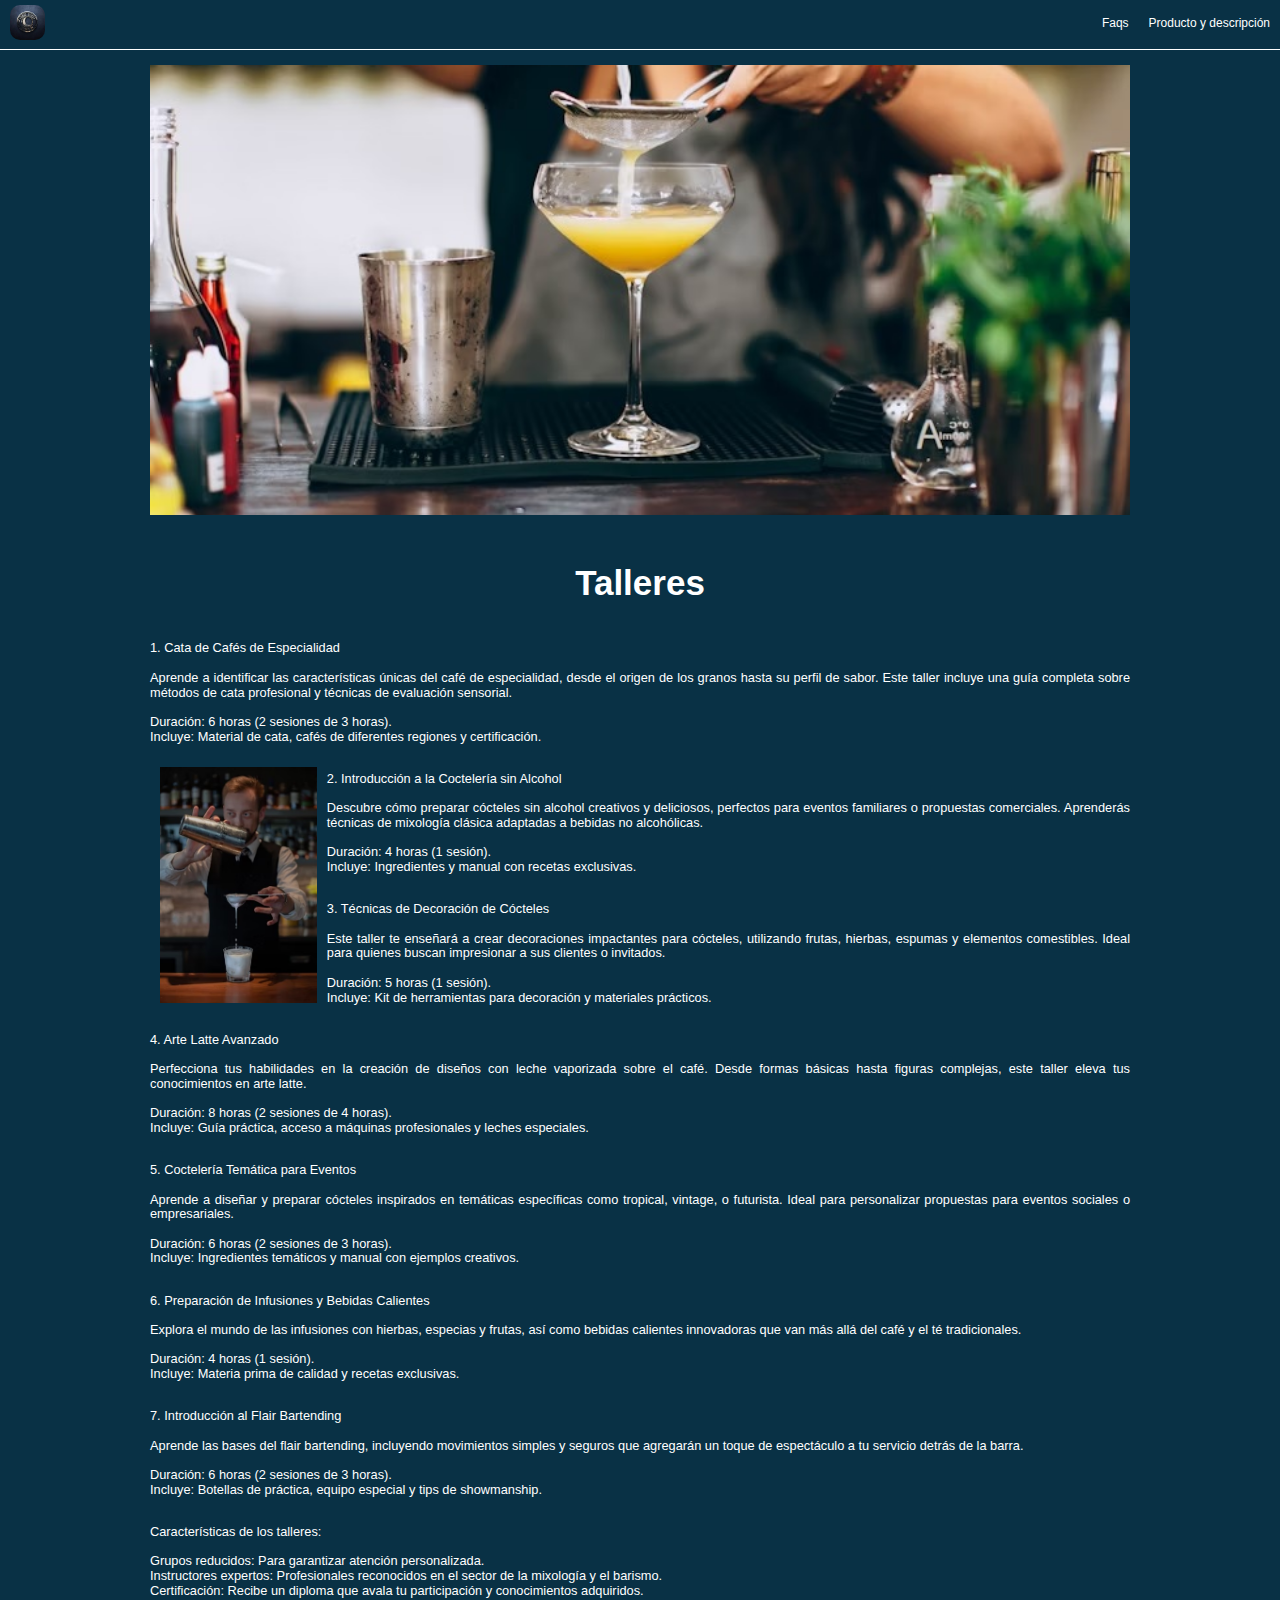
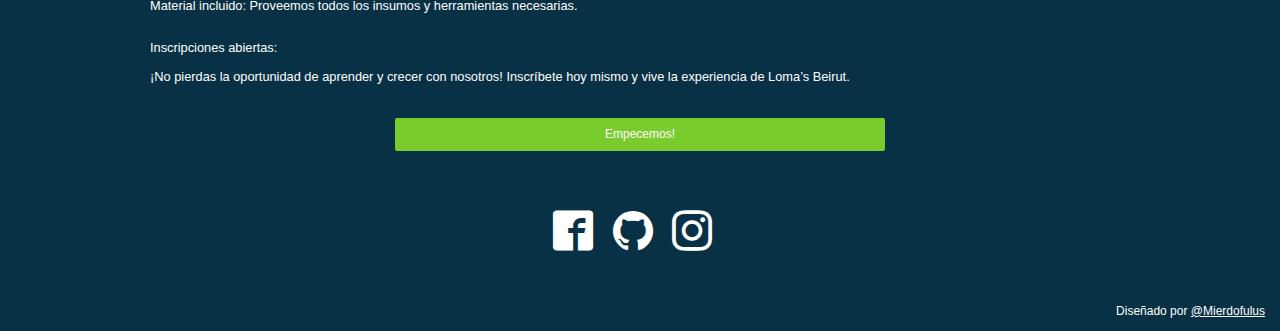
<file: pages/workshops/workshops.html>
<!DOCTYPE html>
<html lang="es" dir="ltr">
  <head>
    <meta charset="utf-8">
    <meta name="viewport" content="width=device-width, initial-scale=1.0">
    <meta http-equiv="X-UA-Compatible" content="ie=edge">
    <link rel="stylesheet" href="../../css/grid/grid.css">
    <link rel="stylesheet" href="../../css/animation/animation.css">
    <link rel="stylesheet" href="../../css/normalize/normalize.css">
    <link rel="stylesheet" href="../../css/style/estilos.css">
    <link rel="stylesheet" href="../../css/mobile/mobile.css">
    <title>Loma´s Beirut Academy bar</title>
    <link rel="icon" type="image/png" href="../../assets/images/icon/logo.jpg" sizes="16x16" />
  </head>
  <body>
    <!-- navbar -->
  <nav class="fadeInDown">
    <div class="brand_image">
      <a href="../../index.html"><img id="logo" src="../../assets/images/icon/logo.jpg" alt="logo"></a>
    </div>
    <div class="nav_options">
      <ul>
        <li><a href="../faqs/faqs.html">Faqs</a></li>
        <li><a href="../products/producto.html">Producto y descripción</a></li>
      </ul>
    </div>
  </nav>

  <!-- <div class="container"> -->
    <main>
      <section class="grid-container blogpost-img-container">
        <img src="../../assets/images/worshops/workshops.jpg" alt="talleres-workshops">
      </section>
      <section class="blogpost-main-container">
        <div class="grid-container">
          <article>
            <h1>Talleres</h1>
            <p><br>1. Cata de Cafés de Especialidad</br>
              <br>Aprende a identificar las características únicas del café de especialidad, desde el origen de los granos hasta su perfil de sabor. Este taller incluye una guía completa sobre métodos de cata profesional y técnicas de evaluación sensorial.</br>
              <br>Duración: 6 horas (2 sesiones de 3 horas).
              <br>Incluye: Material de cata, cafés de diferentes regiones y certificación.<p>
            <img src="../../assets/images/worshops/workshops2.jpg" alt="talleres-workshops">
            <p><br>2. Introducción a la Coctelería sin Alcohol</br>
              <br>Descubre cómo preparar cócteles sin alcohol creativos y deliciosos, perfectos para eventos familiares o propuestas comerciales. Aprenderás técnicas de mixología clásica adaptadas a bebidas no alcohólicas.</br>
              <br>Duración: 4 horas (1 sesión).
              <br>Incluye: Ingredientes y manual con recetas exclusivas.</p>
            <p><br>3. Técnicas de Decoración de Cócteles</br>
              <br>Este taller te enseñará a crear decoraciones impactantes para cócteles, utilizando frutas, hierbas, espumas y elementos comestibles. Ideal para quienes buscan impresionar a sus clientes o invitados.</br>
              <br>Duración: 5 horas (1 sesión).
              <br>Incluye: Kit de herramientas para decoración y materiales prácticos.</p>
            <p><br>4. Arte Latte Avanzado</br>
              <br>Perfecciona tus habilidades en la creación de diseños con leche vaporizada sobre el café. Desde formas básicas hasta figuras complejas, este taller eleva tus conocimientos en arte latte.</br>
              <br>Duración: 8 horas (2 sesiones de 4 horas).
              <br>Incluye: Guía práctica, acceso a máquinas profesionales y leches especiales.</p>
              <p><br>5. Coctelería Temática para Eventos</br>
              <br>Aprende a diseñar y preparar cócteles inspirados en temáticas específicas como tropical, vintage, o futurista. Ideal para personalizar propuestas para eventos sociales o empresariales.</br>
              <br>Duración: 6 horas (2 sesiones de 3 horas).
              <br>Incluye: Ingredientes temáticos y manual con ejemplos creativos.</p>
              <p><br>6. Preparación de Infusiones y Bebidas Calientes</br>
              <br>Explora el mundo de las infusiones con hierbas, especias y frutas, así como bebidas calientes innovadoras que van más allá del café y el té tradicionales.</br>
              <br>Duración: 4 horas (1 sesión).
              <br>Incluye: Materia prima de calidad y recetas exclusivas.</p>
              <p><br>7. Introducción al Flair Bartending</br>
              <br>Aprende las bases del flair bartending, incluyendo movimientos simples y seguros que agregarán un toque de espectáculo a tu servicio detrás de la barra.</br>
              <br>Duración: 6 horas (2 sesiones de 3 horas).
              <br>Incluye: Botellas de práctica, equipo especial y tips de showmanship.</p>
              <p><br>Características de los talleres:</br>
              <br>Grupos reducidos: Para garantizar atención personalizada.
              <br>Instructores expertos: Profesionales reconocidos en el sector de la mixología y el barismo.
              <br>Certificación: Recibe un diploma que avala tu participación y conocimientos adquiridos.
              <br>Material incluido: Proveemos todos los insumos y herramientas necesarias.</p>
              <p><br>Inscripciones abiertas:</br>
              <br>¡No pierdas la oportunidad de aprender y crecer con nosotros! Inscríbete hoy mismo y vive la experiencia de Loma’s Beirut.</p>
          <a href="../subscription/subscription.html"><button class="main-button-action">Empecemos!</button></a>
        </div>
      </section>

      </section>
    </main>
  </div>


  <div class="social-venta">
    <a href="https://www.facebook.com/andres.wilches" class="icon-facebook"></a>
    <a href="https://github.com/Mierdofulus" class="icon-github"></a>
    <a href="https://www.instagram.com/andreswilchesbartender/" class="icon-instagram"></a>
  </div>
    <!-- footer -->
    <footer>

      <div>
        <p>
          Diseñado por <a href="https://github.com/Mierdofulus" target="_blank">@Mierdofulus
        </p>
      </div>
    </footer>


  <!-- <script src="scripts/script.js"></script> -->
  </body>
</html>
</file>
<file: css/grid/grid.css>
.container{
  /* max-width: 900px; */
  margin: auto;
  text-align: center;
  max-width: 1200px;
}

.row1, .row2, .row3{
  display: flex;
  justify-content: flex-start;
  margin-top: 20px;
  background-size: cover;
  background-position: center;
  align-items: center;
  height: 350px;
}

.row1{
  background-image: url("../../assets/images/grid/grid1.jpg");
}

.row2{
  background-image: url("../../assets/images/grid/grid2.jpg");
  justify-content: flex-end;
}

.row3{
  background-image: url("../../assets/images/grid/grid3.jpg");
}

.p1d, .p2i{
  width: 70%;
  text-align: center;
  max-width: 350px;
  background-color: rgba(255,255,255,0.6);
}

.p1d, .p2i{
  padding: 10px;
  color: #000;
}

.productos-a{
  text-decoration: none;
}

footer{
  padding-top: 20px;
}

.social, .social-venta{
  padding: 20px 0;
}

}


@media (max-width:900px) {
.row{
  display: inherit;
}

.row1, .row2, .row3{
  border-top: 2px solid white;
  border-bottom: 2px solid white;
}

.p1d, .p1i, .p2i, .p2d{
  width: 100%;
  text-align: center;
  max-width: none;
}


.p1d, .p2i{
  padding: 0px;
  margin: 0.10em 0;
}

.p1d h1, .p2i h1{
  margin: 0.10em 0;
}

.p1d p, .p2i p{
  margin-block-start: 0.5em;
}

footer{
  padding-top: 10px;
}

#footer1{
  display: none;
}

}

@media (max-width:480px) {

  .row1, .row2, .row3{
  justify-content: center;
  }

  .p1d, .p2i{
    width: 90%;
    background-color: rgba(255,255,255,0.7);
  }

  .p1d h1, .p2i h1{
    font-size: 35px;
    margin-bottom: 0px;
  }

  .p1d p, .p2i p{
    font-size: 20px;
  }

}

@media (max-width:320px){
  .p1d, .p2i{
    width: 80%;
  }
}
</file>
<file: css/animation/animation.css>
.fadeIn{
  -webkit-animation-duration: 4s;
  animation-duration: 4s;
  -webkit-animation-fill-mode: both;
  animation-fill-mode: both;
  -webkit-animation-name: fadeIn;
  animation-name: fadeIn;
}

@keyframes fadeIn {
  from{
    opacity: 0;
  }
  to{
    opacity: 1;
  }
}

.fadeInDown{
  -webkit-animation-duration: 1s;
  animation-duration: 1s;
  -webkit-animation-fill-mode: both;
  animation-fill-mode: both;
  -webkit-animation-name: fadeIn;
  animation-name: fadeIn;
}

@keyframes fadeInDown {
  from{
    opacity: 0;
    -webkit-transform: translate3d(0, -100%, 0);
    transform: translate3d(0, -100%, 0);
  }
  to{
    opacity: 1;
    -webkit-transform: translate3d(0, 0, 0);
    transform: translate3d(0, 0, 0);
  }
}

.fadeInUp{
  -webkit-animation-duration: 1s;
  animation-duration: 1s;
  -webkit-animation-fill-mode: both;
  animation-fill-mode: both;
  -webkit-animation-name: fadeIn;
  animation-name: fadeIn;
}

@keyframes fadeInDown {
  from{
    opacity: 0;
    -webkit-transform: translate3d(0, 100%, 0);
    transform: translate3d(0, 100%, 0);
  }
  to{
    opacity: 1;
    -webkit-transform: translate3d(0, 0, 0);
    transform: translate3d(0, 0, 0);
  }
}
</file>
<file: css/style/estilos.css>
@font-face {
  font-family: 'icomoon';
  src:  url('../../fonts/icomoon.eot?d6v1wx');
  src:  url('../../fonts/icomoon.eot?d6v1wx#iefix') format('embedded-opentype'),
    url('../../fonts/icomoon.ttf?d6v1wx') format('truetype'),
    url('../../fonts/icomoon.woff?d6v1wx') format('woff'),
    url('../../fonts/icomoon.svg?d6v1wx#icomoon') format('svg');
  font-weight: normal;
  font-style: normal;
  font-display: block;
}

[class^="icon-"], [class*=" icon-"] {
  /* Previene problemas con extensiones de navegador que modifican fuentes */
  font-family: 'icomoon' !important; /* Fuente personalizada */
  speak: never; /* Evita que lectores de pantalla interpreten los iconos */
  
  /* Propiedades de estilo de fuente */
  font-style: normal;
  font-weight: normal;
  font-variant: normal;
  text-transform: none; /* Asegura que el texto no cambie de mayúsculas/minúsculas */
  line-height: 1; /* Ajusta la altura de línea para un mejor alineado */
  
  /* Mejora del renderizado de fuentes en navegadores */
  -webkit-font-smoothing: antialiased; /* Suavizado en navegadores basados en WebKit */
  -moz-osx-font-smoothing: grayscale; /* Suavizado en macOS con navegadores basados en Gecko */
}

/* Íconos personalizados generados por IcoMoon */
.icon-meni:before {
  content: "\e9bd"; /* Código unicode del ícono */
}
.icon-mail:before {
  content: "\ea83";
}
.icon-facebook:before {
  content: "\ea91";
}
.icon-instagram:before {
  content: "\ea92";
}
.icon-whatsapp:before {
  content: "\ea93";
}
.icon-twitter:before {
  content: "\ea96";
}
.icon-youtube:before {
  content: "\ea9d";
}
.icon-github:before {
  content: "\eab0";
}
.icon-linkedin:before {
  content: "\eac9";
}



/* fonts */


@import url('https://fonts.googleapis.com/css2?family=Open+Sans:wght@400;700&display=swap');

:root{
--green-color: #7acc2d;
--white-color: white;
--black-color: #000;
/* tipografia */
--normal: 12px;
/* espaciado */
--space: 10px;
/* box shadow */
--box:0 0 2px #c1bcbc;
}

html, body{
  padding: 0;
  margin: 0;
  font-family:'Open Sans', sans-serif;
}

body{
  background-color: #093145;
}

/* estilos nav */

nav{
  position:sticky;
  top: 0px;
  z-index: 10;
  border-bottom: 1px solid #fff;
  display: flex;
  background-color: #093145;
  padding: 5px 10px;
  font-size: var(--normal);
  font-family: sans-serif;
  justify-content: space-between;
  align-items: center;
}

#logo{
  width: 35px;
  height: auto;
  border-radius: 10px;
}

nav ul{
  display: flex;
}

nav li{
  padding-left: 20px;
  list-style: none;
}

nav li a{
  text-decoration: none;
  color: var(--white-color);
}

nav li a:hover{
  color:red;
}

/* hero */

.hero{
  display: flex;
  height: 600px;
  background-image: url(../../assets/images/hero/hero2.jpg);
  background-size: cover;
  justify-content: flex-start;
  align-items: center;
}

.hero-text{
  display: block;
  padding: 5px 10px;
  color: #000;
  background-color: #0d3d56;
  border: 1px solid #fff;
  border-radius: 30px;
  margin-left: 50px;
  cursor: pointer;
  /* font-family: fantasy; */
}

.hero a{
  text-decoration: none;
}

#h1-hero{
  font-size: 20px;
  text-align: center;
  color: #fff;
}

.hero-text:hover{
  background-color: #3c6478;
}

/* main section */

.main-section{
  padding: 15%;
  text-align: center;
}

.products{
  background-image: url("../../assets/images/products/curve.png");
  height: 95px;
  background-size: cover;
  background-position: center top;
  background-repeat: no-repeat;
  padding: 15%;
  display: flex;
  justify-content: center;
}

.product{
  padding: 10px;
  margin-top: -240px;
}

.content{
  text-align: center;
}

.product .content{
  background-color: var(--white-color);
  padding: var(--space);
  box-shadow: var(--box);
}

.img-content{
  text-align: center;
}

.main-button, .main-button-bene, .main-button-action{
  background-color: var(--green-color);
  padding: var(--space);
  font-size: var(--normal);
  color: var(--white-color);
  border: 0;
  cursor:pointer;
  border-radius: 2px;
}

.main-button:hover{
  background-color: #5e9e22;
}

.main-button-bene:hover{
  background-color: #5e9e22;
}

.main-button-action:hover{
  background-color: #5e9e22;
}

.main-button-bene, .main-button-action{
  width: 50%;
}

.main-button{
  width: 100%;
}

.main-button-action{
  margin-top: 20px;
}

/* beneficios */

.benefits{
  /* display: flex; */
  height: 500px;
  /* justify-content: center;
  align-items: center; */
  margin-top: 70px;
}

.beneficios{
  text-align: center;
}

.bene-title{
  text-align: center;
}

.bene-title h1{
  font-size: xx-large;
  margin: 5px;
  color: var(--white-color);
}

.bene-products{
  height: 100%;
  display: flex;
  justify-content: center;

}

.bene-product{
  padding: var(--space);
  text-align: center;
  width: 30%;
  height: 100%;
}

.bene-content{
  padding: var(--space);
  border-radius: 10px;
  border: 1px solid cyan;
  height: 100%;
}

.bene-content p{
  text-align: justify;
}

.bene-content h1, .bene-content p{
  margin: 5px 0px;
  color: var(--white-color)
}

.bene-img-content{
  /* width: 300px; */
  height: 250px;
  width: 100%;
}

.bene-imagen{
  border-radius: 5px;
  width: 100%;
  object-fit: cover;
  height: 100%;
}

/* menciones */

.memorable{
  display: flex;
  height: 600px;
  justify-content: center;
  align-items: center;
  /* background-color: #06d7a0; */
}

.menciones{
  height: 520px;
  width: 90%;
}

.men-title{
  text-align: center;
}

.men-title h1{
  font-size: xx-large;
  margin: 5px;
  color: var(--white-color);
}

.men-products, .men-products-down{
  height: 95px;
  display: flex;
  justify-content: center;
  width: 100%;
}

.men-product, .men-product-down{
  padding: var(--space);
  text-align: center;
}

.men-product{
  width: 40%;
}

.men-product-down{
  width: 35%;
}

.men-content{
  padding: var(--space);
  box-shadow: 0 0 5px #fff;
  border-radius: 10px;
  /* width: 250px; */
  /* height: 500px; */
}

.men-content:hover{
  box-shadow: 0 0 5px #fff;
  background-color: #0d3d56;
}

.men-content h2{
  margin: 5px 0px 0px 0px;
}

.men-content p{
  margin: 5px 0 15px;
  text-align: justify;
}

.men-content h6{
  margin: 2px 0px 5px 0px;
}

.men-content h2, .men-content p, .men-content h6{
  color: var(--white-color);
}

.men-img-content{
  /* width: 250px; */
  height: 350px;
  width: 100%;
}

.men-imagen{
  width: 100%;
  border-radius: 5px;
  height: 100%;
  object-fit: cover;
}

footer{
  text-align: right;
  background-color: #093145;
  color: var(--white-color)
}

footer div{
  padding: 0px 15px
}

footer a{
  color:var(--white-color);
}

footer a:hover{
  color:red;
}

/* form */

.contact {
  /* background-color: #056fff; */
  color: white;
  height: 150px;
  display: flex;
  align-items: center;
  justify-content: space-between;
  margin-top: 30px;
}

.icon-facebook, .icon-twitter, .icon-github, .icon-instagram{
  text-decoration: none;
  font-size: 40px;
  color: #fff;
  padding-right: 15px;
}

form{
  margin-left: 20px;
}

.form-email input{
  border-color: gray;
  border-style: solid;
  border-radius: 5px;
  padding: 10px 20px 10px 25px;
  background-image: url("../../assets/images/form-email/sobre.svg");
  background-size: 15px 15px;
  background-repeat: no-repeat;
  background-position-y: center;
  background-position-x: 5px;
}

.form-email button{
  display: block;
  margin-top: 10px;
  background-color: #607D8B;
  color: white;
  padding: 10px 0px;
  border-radius: 5px;
  width: 100px;
  margin-top: 10px;
}

.form-email h3{
  font-family: 'Source Sans Pro', sans-serif;
}

label, p{
  font-size: var(--normal);
}

/* subscription */

.modulo_subscription{
  background-color: #0d3d56;
  box-shadow: var(--box);
  padding: var(--space);
  text-align: center;
}

.modulo-cajaimagen{
  max-width: 150px;
  text-align: center;
  width: 100%;
  margin: auto;
}

.modulo-img{
  width: 100%;
}

.data{
  margin-top: var(--space);
  width: 100%;
  height: 35px;
  border-radius: 2px;
  border: 1px solid var(--black-color);
  box-sizing: border-box;
}

.main-btn{
  margin-top: 10px;
  padding: 5px;
  border-radius: 5px;
}

.main-btn:hover{
  box-shadow: 0 0 5px #fff;
  background-color: #0d3d56;
}

.social-venta{
  text-align: center;
}

/* pagina producto ind */

.grid-container{
  max-width: 980px;
  margin: auto;
  text-align: center;
}

.blogpost-img-container{
  padding: 0 50px 40px;
  height: 450px;
}

.blogpost-img-container img{
  width: 100%;
  height: 100%;
  margin-top: 15px;
  object-fit: cover;
}

.blogpost-main-container{
  padding: 0 50px 40px;
}

.blogpost-main-container img{
  width: 16%;
  float: left;
  padding: 10px;
}

.blogpost-main-container article{
  color: #fff;
}

.blogpost-main-container article h1{
  font-size: 35px;
}

.blogpost-main-container article p{
  text-align: justify;
  font-size: .8em;
}

.image-left {
  float: left;
  margin-right: 15px; /* Espacio entre la imagen y el texto */
  margin-bottom: 10px; /* Espacio inferior */
  width: 150px; /* Ajusta el tamaño según sea necesario */
  height: auto; /* Mantiene las proporciones de la imagen */
  border-radius: 8px; /* Esquinas redondeadas (opcional) */
}
.article-container {
  overflow: hidden; /* Asegura que el contenedor no se deforme con el flotado */
  margin-bottom: 20px; /* Espaciado entre secciones */
}
</file>
<file: css/mobile/mobile.css>
@media (max-width: 900px) {

  .col-8, .col-4{
    padding: 10px 0px !important;
  }
}

@media (max-width: 600px) {

.hero{
  background-position: center;
  height: 800px;
  background-image: url(../../assets/images/hero/hero4.jpg);
  justify-content: center;
}

.hero-text{
  background-image: url(../../assets/images/hero/flechas.png);
  background-color: transparent;
  margin-left: 0px;
  width: 40px;
  height: 50px;
  background-size: cover;
  border: none;
  background-position: center;
  border-radius: unset;
}

.hero-text h1{
  display: none;
}

nav{
  border: 2px solid #fff;
}

.nav_options li{
  font-size: 16px;
  padding-left: 15px;
}

#logo{
  width: 55px;
}

/* .products{
  width: fit-content;
}

.product{
  margin-top: auto;
} */

.main-section, .bene-title, .men-title{
  padding: 4%;
}

.menciones{
  width: 100%;
}

.menciones, .memorable, .beneficios,
.benefits, .mentions, .products, .bene-products,
.men-products-down, .contact, .men-products{
  height: auto;
}

.men-products,
.bene-products,
.contact{
  display: block;
}

.men-product, .bene-product{
  width: 70%;
  margin: 0 auto;
}

.men-content h2{
  font-size: 2em;
}

.men-content p, .bene-content p{
  font-size: 1em;
}

.men-content a button{
  font-size: 18px;
}

.benefits{
  margin: 30px 0;
}


.beneficios a button{
  width: 80%;
  font-size: 15px;
}

.men-products-down{
  flex-wrap: wrap;
}

.men-product-down{
  width: 45%;
}

.contact{
  text-align: center;
}

.form-email{
  margin-left: initial;
}

.form-email button{
  margin: 10px auto;
}

.social, .form-email,{
  display: block;
  text-align: center;
  margin-top: 20px;
  padding: 0;
}

footer div{
  text-align: center;
}

/* producto pagina */

.container h1{
  color: #fff;
}

.row1, .row2, .row3{
  border-top: 1px solid #fff;
  border-bottom: 1px solid #fff;
}

.p1d p, .p2i p{
  text-align: justify;
  font-size: 16px;
}

.p1d h1, .p2i h1{
  color: #000;
}

 .blogpost-main-container img{
   width: 50%;
 }

}

@media (max-width:480px) {
  .nav_options ul{
    padding: 0;
  }

  .nav_options li{
    font-size: 14px
  }

  .men-product, .bene-product{
    width: 90%;
  }

  .men-product-down{
    width: 80%
  }

  .men-content p, .bene-content p{
    font-size: .8em;
  }

  .men-content a button{
    font-size: 16px;
  }

  .blogpost-img-container{
    height: auto;
    padding: 0 25px 10px;
  }

  .blogpost-main-container img{
    width: 100%;
    padding: 10px 0;
  }
}


@media (max-width:320px) {

  .blogpost-img-container{
    padding: 0 5px 5px;
  }

  .blogpost-main-container {
    padding: 0 25px;
  }

  .blogpost-main-container article h1{
    font-size: 25px;
  }
}
</file>
<file: css/columns/columnas.css>
.container11 {
  max-width: 1200px;
  margin: auto;
  /* Eliminar comentarios innecesarios */
}

.row {
  display: flex;
  flex-wrap: wrap; /* Se recomienda agregar esto para que los elementos se ajusten mejor */
}

.col-1 {
  width: 8.333333%;
}

.col-2 {
  width: 16.666667%; /* Eliminación de caracteres no válidos después del porcentaje */
}

.col-3 {
  width: 25%; /* Simplificación del porcentaje */
}

.col-4 {
  width: 33.333333%; /* Ajuste para un mejor formato */
}

.col-5 {
  width: 41.666667%;
}

.col-6 {
  width: 50%;
}

.col-7 {
  width: 58.333333%;
}

.col-8 {
  width: 66.666667%;
}

.col-9 {
  width: 75%;
}

.col-10 {
  width: 83.333333%;
}

.col-11 {
  width: 91.666667%;
}

.col-12 {
  width: 100%;
}

.col-1,
.col-2,
.col-3,
.col-4,
.col-5,
.col-6,
.col-7,
.col-8,
.col-9,
.col-10,
.col-11,
.col-12 {
  padding: 10px;
}

@media (max-width: 900px) {
  .row {
    display: block; /* Cambiar `inherit` por `block` para mayor compatibilidad */
  }

  .col-1,
  .col-2,
  .col-3,
  .col-4,
  .col-5,
  .col-6,
  .col-7,
  .col-8,
  .col-9,
  .col-10,
  .col-11,
  .col-12 {
    width: 100%;
  }
}
</file>
